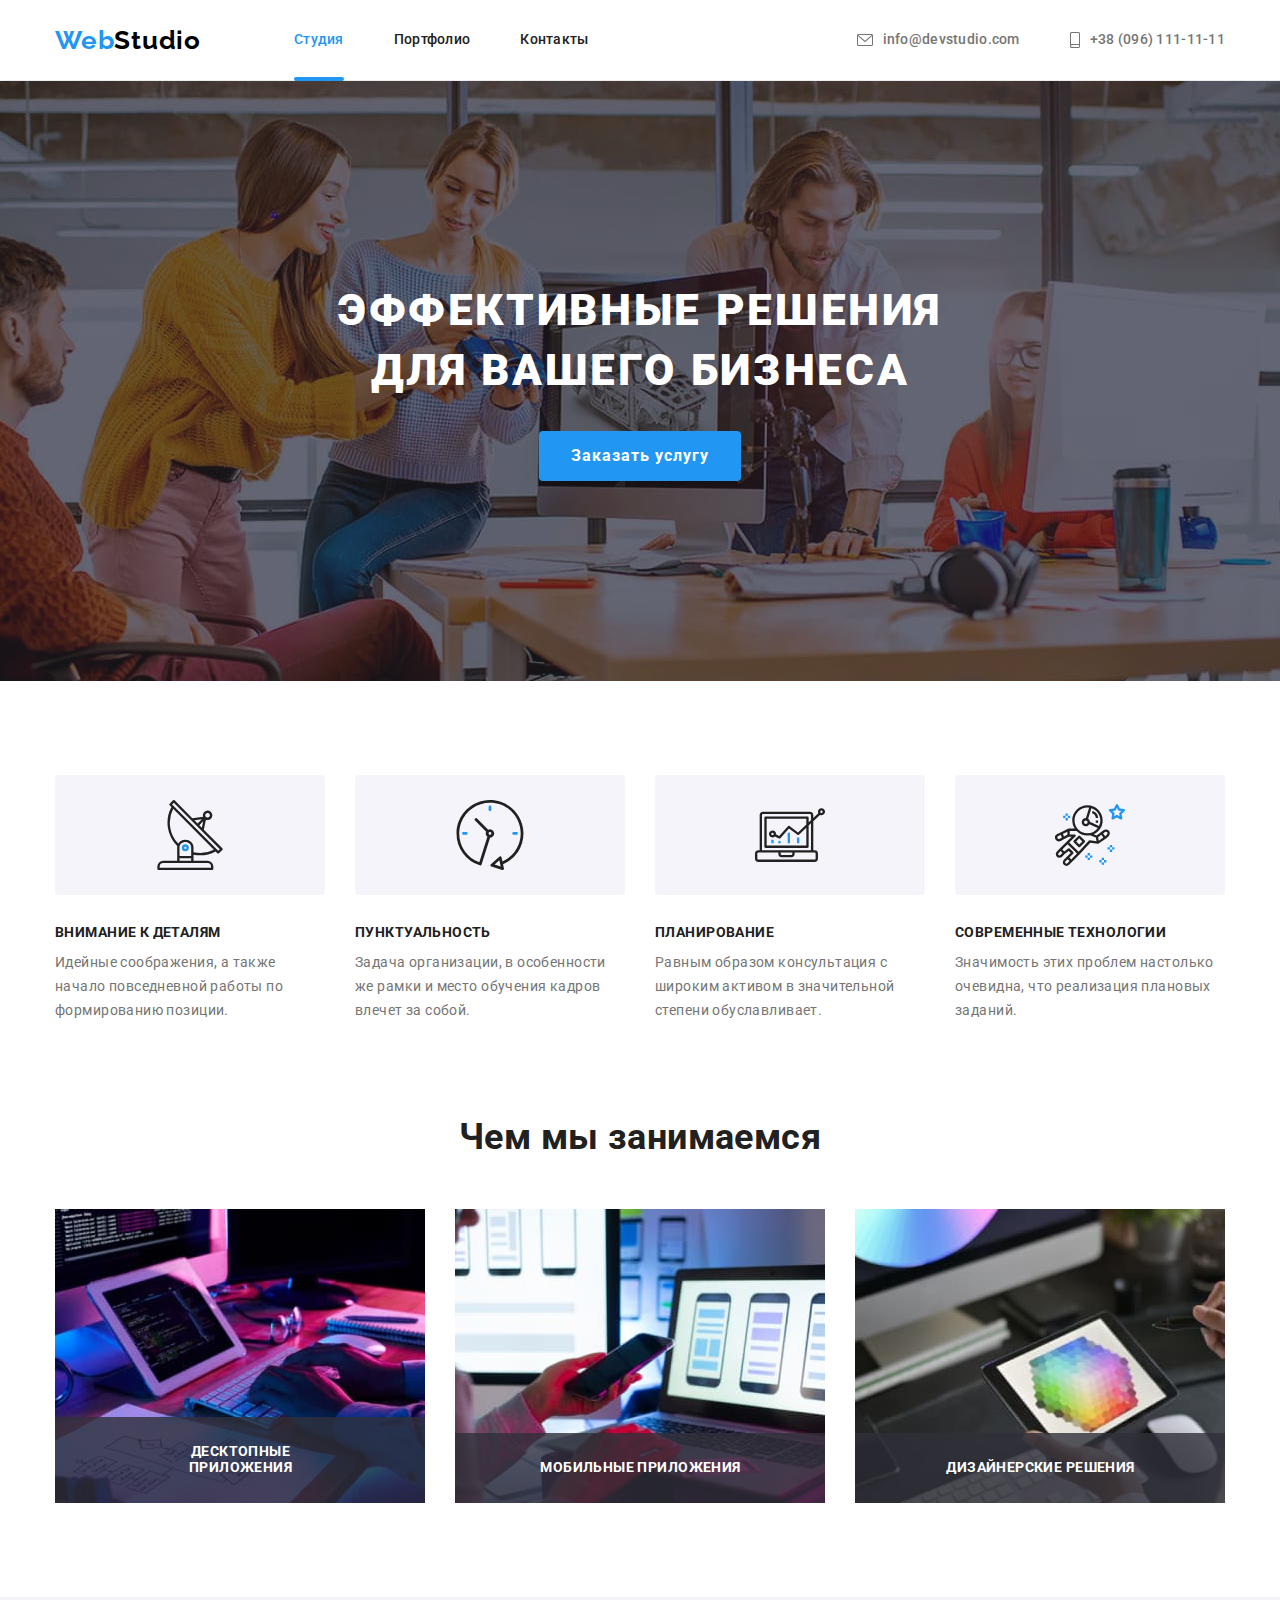
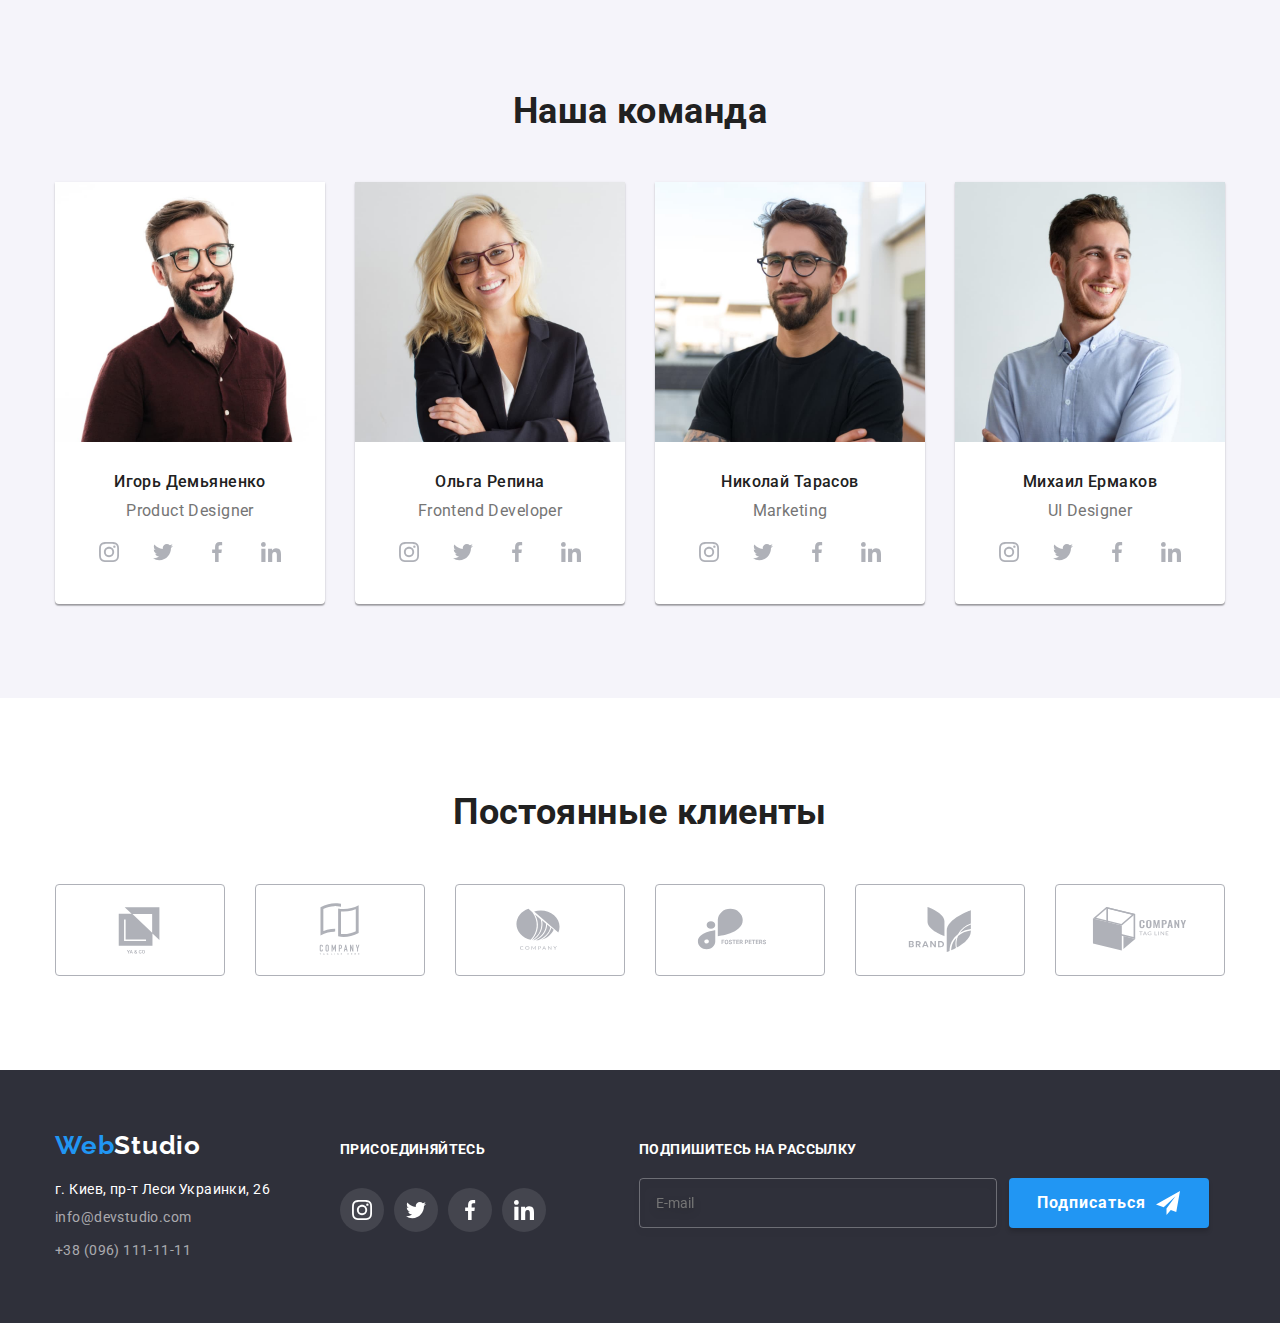
<file: index.html>
<!DOCTYPE html>
<html lang="ru">
  <head>
    <meta charset="UTF-8" />
    <meta http-equiv="X-UA-Compatible" content="IE=edge" />
    <meta name="viewport" content="width=device-width, initial-scale=1.0" />
    <title>WebStudio</title>
    <link rel="preconnect" href="https://fonts.googleapis.com" />
    <link rel="preconnect" href="https://fonts.gstatic.com" crossorigin />
    <link
      href="https://fonts.googleapis.com/css2?family=Raleway:wght@700&family=Roboto:wght@400;500;700;900&display=swap"
      rel="stylesheet"
    />
    <link
      rel="stylesheet"
      href="https://cdnjs.cloudflare.com/ajax/libs/modern-normalize/1.1.0/modern-normalize.min.css"
    />
    <link rel="stylesheet" href="css/styles.css" />
  </head>
  <body>
    <!-- Header -->
    <header class="page-header">
      <div class="container">
        <a href="./index.html" class="logo"
          >Web<span class="logo black">Studio</span></a
        >
        <nav>
          <ul class="site-nav">
            <li class="item"><a href="" class="link current">Студия</a></li>
            <li class="item">
              <a href="./portfolio.html" class="link">Портфолио</a>
            </li>
            <li class="item"><a href="" class="link">Контакты</a></li>
          </ul>
        </nav>
        <ul class="contacts-nav">
          <li class="cont-nav-header">
            <a href="mailto:info@devstudio.com" class="link"
              ><svg class="icon-nav" width="16" height="12">
                <use href="./img/icons.svg#icon-email"></use></svg
              >info@devstudio.com</a
            >
          </li>
          <li class="cont-nav-header">
            <a href="tel:+380961111111" class="link"
              ><svg class="icon-nav" width="10" height="16">
                <use href="./img/icons.svg#icon-smartphone"></use></svg
              >+38 (096) 111-11-11</a
            >
          </li>
        </ul>
      </div>
    </header>
    <main>
      <!-- Hero -->
      <section class="hero-section hero-overlay">
        <div class="container">
          <div class="hero-info">
            <h1 class="hero-title">
              Эффективные решения<br />для вашего бизнеса
            </h1>
            <button type="button" class="button primary" data-modal-open>
              Заказать услугу
            </button>
          </div>
        </div>
      </section>
      <!-- Benefits -->
      <section class="section">
        <div class="container">
          <!-- h2 hidden title -->
          <h2 class="visually-hidden">Основные преимущества</h2>
          <ul class="benefit-list">
            <li class="benefit-item">
              <div class="benefit-item-icon">
                <svg class="benefit-icon">
                  <use href="./img/icons.svg#icon-antenna-1"></use>
                </svg>
              </div>
              <h3 class="title">Внимание к деталям</h3>
              <p class="description">
                Идейные соображения, а также начало повседневной работы по
                формированию позиции.
              </p>
            </li>
            <li class="benefit-item">
              <div class="benefit-item-icon">
                <svg class="benefit-icon">
                  <use href="./img/icons.svg#icon-clock-1"></use>
                </svg>
              </div>
              <h3 class="title">Пунктуальность</h3>
              <p class="description">
                Задача организации, в особенности же рамки и место обучения
                кадров влечет за собой.
              </p>
            </li>
            <li class="benefit-item">
              <div class="benefit-item-icon">
                <svg class="benefit-icon">
                  <use href="./img/icons.svg#icon-diagram-1"></use>
                </svg>
              </div>
              <h3 class="title">Планирование</h3>
              <p class="description">
                Равным образом консультация с широким активом в значительной
                степени обуславливает.
              </p>
            </li>
            <li class="benefit-item">
              <div class="benefit-item-icon">
                <svg class="benefit-icon">
                  <use href="./img/icons.svg#icon-astronaut-1"></use>
                </svg>
              </div>
              <h3 class="title">Современные технологии</h3>
              <p class="description">
                Значимость этих проблем настолько очевидна, что реализация
                плановых заданий.
              </p>
            </li>
          </ul>
        </div>
      </section>
      <!-- Projects -->
      <section class="section no-padding">
        <div class="container">
          <h2 class="section-title">Чем мы занимаемся</h2>
          <ul class="projects-list">
            <li class="projects-item">
              <div class="project-overlay">
                <img
                  src="./img/index_sq_jpg/box1.jpg"
                  alt="Верстаємо сайт"
                  width="370"
                />
                <p class="project-descr">Десктопные приложения</p>
              </div>
            </li>
            <li class="projects-item">
              <div class="project-overlay">
                <img
                  src="./img/index_sq_jpg/box2.jpg"
                  alt="Адаптуємо під моб версію"
                  width="370"
                />
                <p class="project-descr">Мобильные приложения</p>
              </div>
            </li>
            <li class="projects-item">
              <div class="project-overlay">
                <img
                  src="./img/index_sq_jpg/box3.jpg"
                  alt="Стилізуємо сайт"
                  width="370"
                />
                <p class="project-descr">Дизайнерские решения</p>
              </div>
            </li>
          </ul>
        </div>
      </section>
      <!-- Team -->
      <section class="section team">
        <div class="container">
          <h2 class="section-title">Наша команда</h2>
          <ul class="team-list">
            <li class="team-card">
              <img
                src="./img/index_sq_jpg/img1.jpg"
                alt="Игорь Демьяненко"
                width="270"
              />
              <div class="team-info">
                <h3 class="title">Игорь Демьяненко</h3>
                <p class="description" lang="en">Product Designer</p>
                <ul class="social-net">
                  <li class="social-net-item">
                    <a href="" class="social-net-link">
                      <svg class="social-icon">
                        <use href="./img/icons.svg#icon-instagram-2"></use>
                      </svg>
                    </a>
                  </li>
                  <li class="social-net-item">
                    <a href="" class="social-net-link">
                      <svg class="social-icon">
                        <use href="./img/icons.svg#icon-twitter-1"></use>
                      </svg>
                    </a>
                  </li>
                  <li class="social-net-item">
                    <a href="" class="social-net-link">
                      <svg class="social-icon">
                        <use href="./img/icons.svg#icon-facebook-1"></use>
                      </svg>
                    </a>
                  </li>
                  <li class="social-net-item">
                    <a href="" class="social-net-link">
                      <svg class="social-icon">
                        <use href="./img/icons.svg#icon-linkedin-1"></use>
                      </svg>
                    </a>
                  </li>
                </ul>
              </div>
            </li>
            <li class="team-card">
              <img
                src="./img/index_sq_jpg/img2.jpg"
                alt="Ольга Репина"
                width="270"
              />
              <div class="team-info">
                <h3 class="title">Ольга Репина</h3>
                <p class="description" lang="en">Frontend Developer</p>
                <ul class="social-net">
                  <li class="social-net-item">
                    <a href="" class="social-net-link">
                      <svg class="social-icon">
                        <use href="./img/icons.svg#icon-instagram-2"></use>
                      </svg>
                    </a>
                  </li>
                  <li class="social-net-item">
                    <a href="" class="social-net-link">
                      <svg class="social-icon">
                        <use href="./img/icons.svg#icon-twitter-1"></use>
                      </svg>
                    </a>
                  </li>
                  <li class="social-net-item">
                    <a href="" class="social-net-link">
                      <svg class="social-icon">
                        <use href="./img/icons.svg#icon-facebook-1"></use>
                      </svg>
                    </a>
                  </li>
                  <li class="social-net-item">
                    <a href="" class="social-net-link">
                      <svg class="social-icon">
                        <use href="./img/icons.svg#icon-linkedin-1"></use>
                      </svg>
                    </a>
                  </li>
                </ul>
              </div>
            </li>
            <li class="team-card">
              <img
                src="./img/index_sq_jpg/img3.jpg"
                alt="Николай Тарасов"
                width="270"
              />
              <div class="team-info">
                <h3 class="title">Николай Тарасов</h3>
                <p class="description" lang="en">Marketing</p>
                <ul class="social-net">
                  <li class="social-net-item">
                    <a href="" class="social-net-link">
                      <svg class="social-icon">
                        <use href="./img/icons.svg#icon-instagram-2"></use>
                      </svg>
                    </a>
                  </li>
                  <li class="social-net-item">
                    <a href="" class="social-net-link">
                      <svg class="social-icon">
                        <use href="./img/icons.svg#icon-twitter-1"></use>
                      </svg>
                    </a>
                  </li>
                  <li class="social-net-item">
                    <a href="" class="social-net-link">
                      <svg class="social-icon">
                        <use href="./img/icons.svg#icon-facebook-1"></use>
                      </svg>
                    </a>
                  </li>
                  <li class="social-net-item">
                    <a href="" class="social-net-link">
                      <svg class="social-icon">
                        <use href="./img/icons.svg#icon-linkedin-1"></use>
                      </svg>
                    </a>
                  </li>
                </ul>
              </div>
            </li>
            <li class="team-card">
              <img
                src="./img/index_sq_jpg/img4.jpg"
                alt="Михаил Ермаков"
                width="270"
              />
              <div class="team-info">
                <h3 class="title">Михаил Ермаков</h3>
                <p class="description" lang="en">UI Designer</p>
                <ul class="social-net">
                  <li class="social-net-item">
                    <a href="" class="social-net-link">
                      <svg class="social-icon">
                        <use href="./img/icons.svg#icon-instagram-2"></use>
                      </svg>
                    </a>
                  </li>
                  <li class="social-net-item">
                    <a href="" class="social-net-link">
                      <svg class="social-icon">
                        <use href="./img/icons.svg#icon-twitter-1"></use>
                      </svg>
                    </a>
                  </li>
                  <li class="social-net-item">
                    <a href="" class="social-net-link">
                      <svg class="social-icon">
                        <use href="./img/icons.svg#icon-facebook-1"></use>
                      </svg>
                    </a>
                  </li>
                  <li class="social-net-item">
                    <a href="" class="social-net-link">
                      <svg class="social-icon">
                        <use href="./img/icons.svg#icon-linkedin-1"></use>
                      </svg>
                    </a>
                  </li>
                </ul>
              </div>
            </li>
          </ul>
        </div>
      </section>
      <!-- Clients -->
      <section class="section">
        <div class="container">
          <h2 class="section-title">Постоянные клиенты</h2>
          <ul class="clients">
            <li class="clients-item">
              <a href="" class="clients-link">
                <svg class="clients-icon">
                  <use href="./img/icons.svg#icon-Logo-1"></use>
                </svg>
              </a>
            </li>
            <li class="clients-item">
              <a href="" class="clients-link">
                <svg class="clients-icon">
                  <use href="./img/icons.svg#icon-Logo-2"></use>
                </svg>
              </a>
            </li>
            <li class="clients-item">
              <a href="" class="clients-link">
                <svg class="clients-icon">
                  <use href="./img/icons.svg#icon-Logo-3"></use>
                </svg>
              </a>
            </li>
            <li class="clients-item">
              <a href="" class="clients-link">
                <svg class="clients-icon">
                  <use href="./img/icons.svg#icon-Logo-4"></use>
                </svg>
              </a>
            </li>
            <li class="clients-item">
              <a href="" class="clients-link">
                <svg class="clients-icon">
                  <use href="./img/icons.svg#icon-Logo-5"></use>
                </svg>
              </a>
            </li>
            <li class="clients-item">
              <a href="" class="clients-link">
                <svg class="clients-icon">
                  <use href="./img/icons.svg#icon-Logo-6"></use>
                </svg>
              </a>
            </li>
          </ul>
        </div>
      </section>
    </main>
    <!-- Footer -->
    <footer class="page-footer">
      <div class="container">
        <div class="footer-info">
          <a href="" class="logo">Web<span class="logo white">Studio</span></a>
          <address class="address">г. Киев, пр-т Леси Украинки, 26</address>
          <ul class="contacts-nav">
            <li>
              <a href="mailto:info@devstudio.com" class="cont-nav-footer"
                >info@devstudio.com</a
              >
            </li>
            <li>
              <a href="tel:+380961111111" class="cont-nav-footer"
                >+38 (096) 111-11-11</a
              >
            </li>
          </ul>
        </div>
        <div class="footer-social-net">
          <h2 class="title">Присоединяйтесь</h2>
          <ul class="social-net">
            <li class="social-net-item">
              <a href="" class="social-net-link foot">
                <svg class="social-icon">
                  <use href="./img/icons.svg#icon-instagram-2"></use>
                </svg>
              </a>
            </li>
            <li class="social-net-item">
              <a href="" class="social-net-link foot">
                <svg class="social-icon">
                  <use href="./img/icons.svg#icon-twitter-1"></use>
                </svg>
              </a>
            </li>
            <li class="social-net-item">
              <a href="" class="social-net-link foot">
                <svg class="social-icon">
                  <use href="./img/icons.svg#icon-facebook-1"></use>
                </svg>
              </a>
            </li>
            <li class="social-net-item">
              <a href="" class="social-net-link foot">
                <svg class="social-icon">
                  <use href="./img/icons.svg#icon-linkedin-1"></use>
                </svg>
              </a>
            </li>
          </ul>
        </div>
        <div class="footer-mailing">
          <h2 class="title">Подпишитесь на рассылку</h2>
          <div class="footer-form">
            <input type="text" class="form-input" placeholder="E-mail" />
            <button type="button" class="button primary">
              Подписаться
              <svg class="footer-btn-icon" width="24" height="24">
                <use href="./img/icons.svg#icon-send"></use>
              </svg>
            </button>
          </div>
        </div>
      </div>
    </footer>
    <!-- Modal -->
    <div class="backdrop is-hidden" data-modal>
      <div class="modal">
        <button type="button" class="modal-close" data-modal-close>
          <svg class="modal-icon" width="11" height="11">
            <use href="./img/icons.svg#icon-close-black"></use>
          </svg>
        </button>
        <div class="modal-form">
          <p class="modal-title">Оставьте свои данные, мы вам перезвоним</p>
          <form class="form js-submit-form">
            <p class="form-field">
              <label for="name" class="form-label">Имя</label>
              <input type="text" name="name" id="name" class="form-input" />
              <svg class="input-icon" width="18" height="18">
                <use href="./img/icons.svg#icon-person-black"></use>
              </svg>
            </p>
            <p class="form-field">
              <label for="tel" class="form-label">Телефон</label>
              <input type="tel" name="tel" id="tel" class="form-input" />
              <svg class="input-icon" width="18" height="18">
                <use href="./img/icons.svg#icon-phone-black"></use>
              </svg>
            </p>
            <p class="form-field">
              <label for="mail" class="form-label">Почта</label>
              <input type="email" name="mail" id="mail" class="form-input" />
              <svg class="input-icon" width="18" height="18">
                <use href="./img/icons.svg#icon-email-black"></use>
              </svg>
            </p>
            <p class="form-field">
              <label for="comment" class="form-label">Комментарий</label>
              <textarea
                class="comment-area"
                name="comment"
                id="comment"
                cols="30"
                rows="10"
                placeholder="Введите текст"
              ></textarea>
            </p>
            <p class="checkbox">
              <label for="mailing">
                <input
                  class="check-input"
                  type="checkbox"
                  name="mailing"
                  value="mailing"
                  id="mailing"
                />
                <svg class="icon-checkbox-check" width="16" height="15">
                  <use href="./img/icons.svg#icon-check-1"></use>
                </svg>
                <svg class="icon-checkbox" width="16" height="15">
                  <use href="./img/icons.svg#icon-checkbox"></use>
                </svg>
                Соглашаюсь с рассылкой и принимаю
                <a href="" class="checkbox-link">Условия договора</a>
              </label>
            </p>
            <button type="submit" class="button primary">Отправить</button>
          </form>
        </div>
      </div>
    </div>
    <script src="./js/modal.js"></script>
    <script>
      (() => {
        document
          .querySelector(".js-submit-form")
          .addEventListener("submit", (e) => {
            e.preventDefault();

            new FormData(e.currentTarget).forEach((value, name) =>
              console.log("${name}: ${value}")
            );
          });
      })();
    </script>
  </body>
</html>
</file>
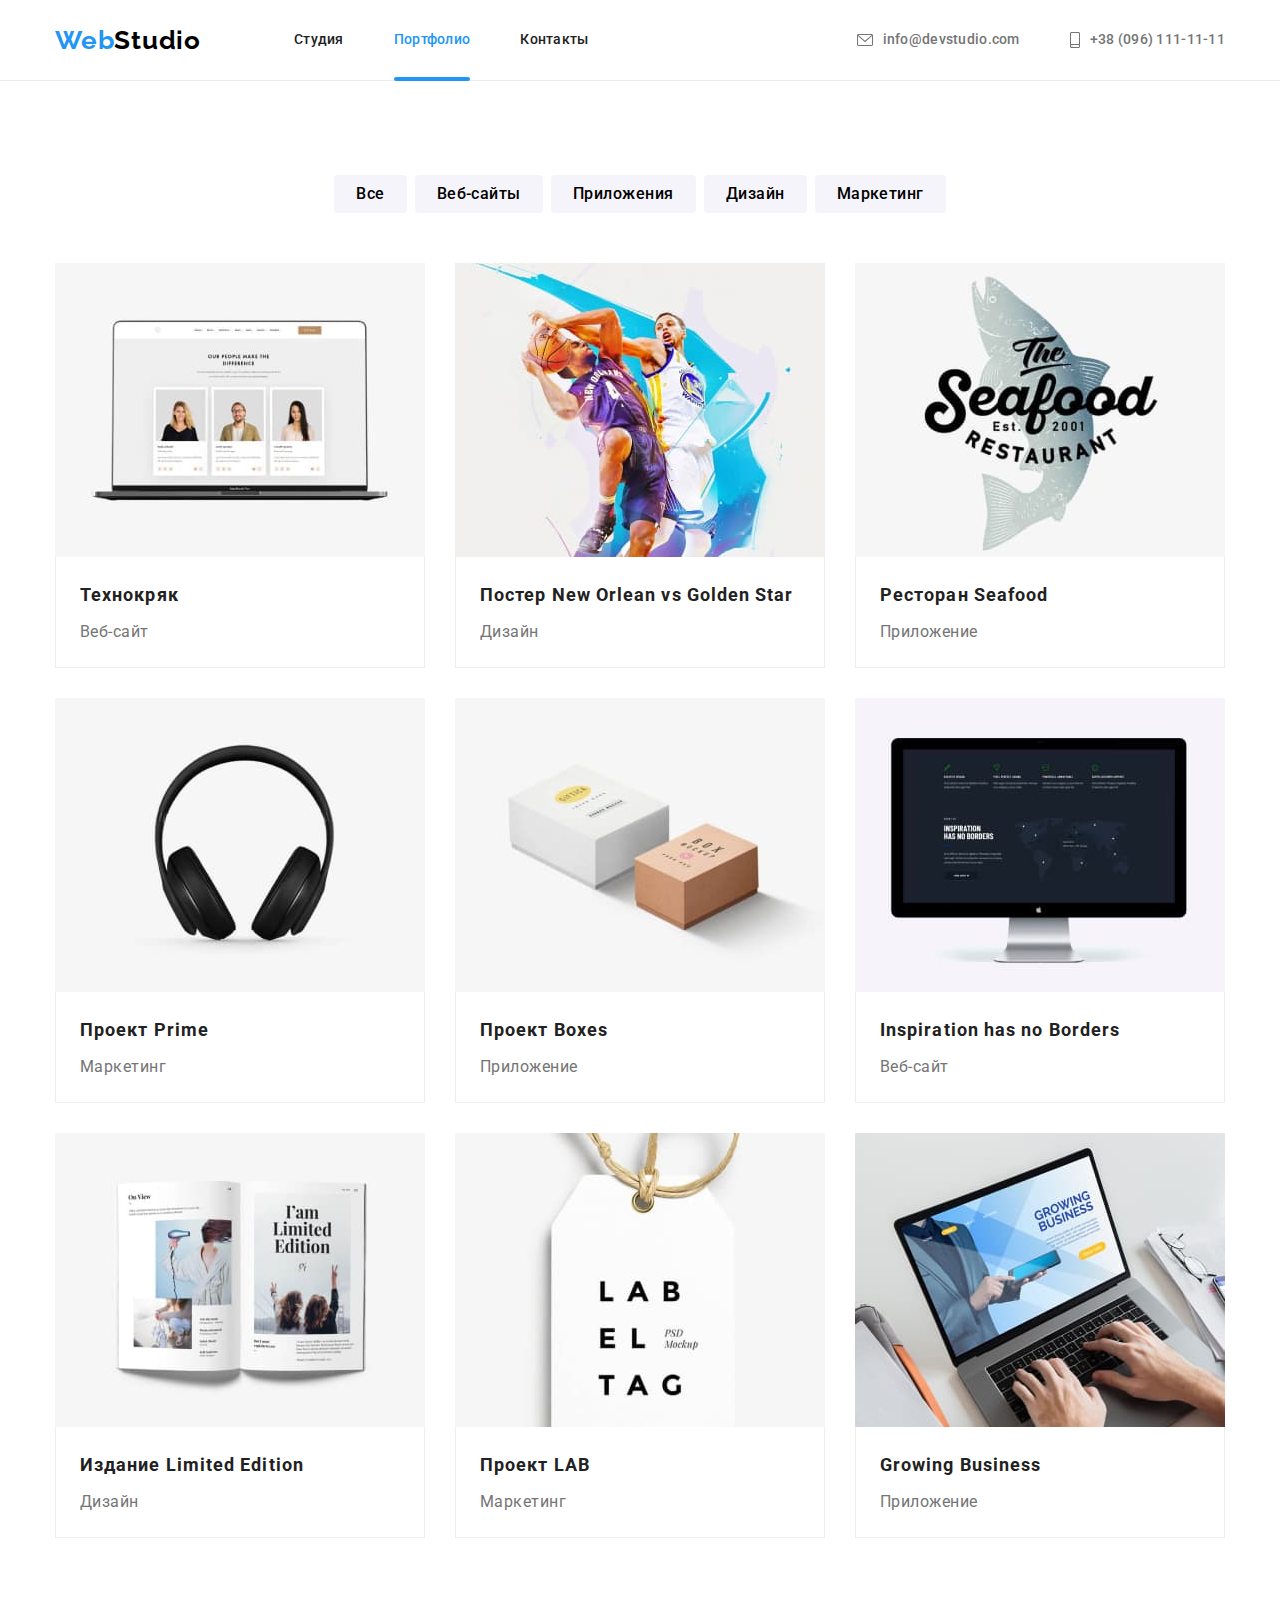
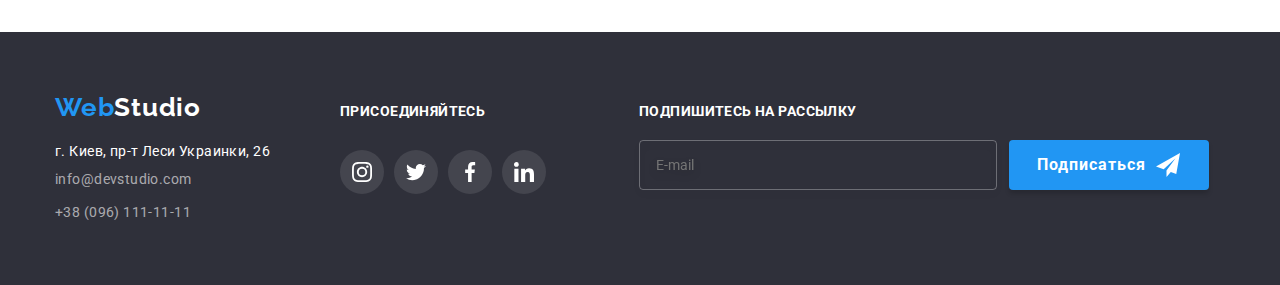
<file: portfolio.html>
<!DOCTYPE html>
<html lang="ru">
  <head>
    <meta charset="UTF-8" />
    <meta http-equiv="X-UA-Compatible" content="IE=edge" />
    <meta name="viewport" content="width=device-width, initial-scale=1.0" />
    <title>Portfolio</title>
    <link rel="preconnect" href="https://fonts.googleapis.com" />
    <link rel="preconnect" href="https://fonts.gstatic.com" crossorigin />
    <link
      href="https://fonts.googleapis.com/css2?family=Raleway:wght@700&family=Roboto:wght@400;500;700;900&display=swap"
      rel="stylesheet"
    />
    <link
      rel="stylesheet"
      href="https://cdnjs.cloudflare.com/ajax/libs/modern-normalize/1.1.0/modern-normalize.min.css"
    />
    <link rel="stylesheet" href="css/styles.css" />
  </head>
  <body>
    <!-- Header -->
    <header class="page-header">
      <div class="container">
        <a href="./index.html" class="logo"
          >Web<span class="logo black">Studio</span></a
        >
        <nav>
          <ul class="site-nav">
            <li class="item"><a href="./index.html" class="link">Студия</a></li>
            <li class="item">
              <a href="" class="link current">Портфолио</a>
            </li>
            <li class="item"><a href="" class="link">Контакты</a></li>
          </ul>
        </nav>
        <ul class="contacts-nav">
          <li class="cont-nav-header">
            <a href="mailto:info@devstudio.com" class="link"
              ><svg class="icon-nav" width="16" height="12">
                <use href="./img/icons.svg#icon-email"></use></svg
              >info@devstudio.com</a
            >
          </li>
          <li class="cont-nav-header">
            <a href="tel:+380961111111" class="link"
              ><svg class="icon-nav" width="10" height="16">
                <use href="./img/icons.svg#icon-smartphone"></use></svg
              >+38 (096) 111-11-11</a
            >
          </li>
        </ul>
      </div>
    </header>
    <!-- main -->
    <main>
      <section class="section portfolio">
        <!-- h2 скрытый заголовок -->
        <h2 class="visually-hidden">Фильтр по разделам</h2>
        <ul class="filter">
          <li class="filter-item">
            <button type="button" class="button secondary">Все</button>
          </li>
          <li class="filter-item">
            <button type="button" class="button secondary">Веб-сайты</button>
          </li>
          <li class="filter-item">
            <button type="button" class="button secondary">Приложения</button>
          </li>
          <li class="filter-item">
            <button type="button" class="button secondary">Дизайн</button>
          </li>
          <li class="filter-item">
            <button type="button" class="button secondary">Маркетинг</button>
          </li>
        </ul>
        <div class="container">
          <!-- h2 скрытый заголовок -->
          <h2 class="visually-hidden">Портфолио</h2>
          <ul class="portfolio-list">
            <li class="portfolio-card">
              <a href="" class="link">
                <div class="portfolio-thumb">
                  <img
                    src="./img/portfolio_sq_jpg/group1.jpg"
                    alt="Открытый ноутбук"
                    width="370"
                  />
                  <p class="portfolio-overlay">
                    Ресурс предлагает комплексные предложения с разным уровнем
                    функционала и сервисов. Все это позволит посетителю получить
                    исчерпывающие сведения о компании или частном лице.
                  </p>
                </div>
                <div class="portfolio-info">
                  <h3 class="title">Технокряк</h3>
                  <p class="portfolio-descr">Веб-сайт</p>
                </div>
              </a>
            </li>
            <li class="portfolio-card">
              <a href="" class="link">
                <div class="portfolio-thumb">
                  <img
                    src="./img/portfolio_sq_jpg/group2.jpg"
                    alt="Постер с баскетболистами"
                    width="370"
                  />
                  <div class="portfolio-overlay">
                    <p>
                      Ресурс предлагает комплексные предложения с разным уровнем
                      функционала и сервисов. Все это позволит посетителю
                      получить исчерпывающие сведения о компании или частном
                      лице.
                    </p>
                  </div>
                </div>
                <div class="portfolio-info">
                  <h3 class="title">Постер New Orlean vs Golden Star</h3>
                  <p class="portfolio-descr">Дизайн</p>
                </div>
              </a>
            </li>
            <li class="portfolio-card">
              <a href="" class="link">
                <div class="portfolio-thumb">
                  <img
                    src="./img/portfolio_sq_jpg/group3.jpg"
                    alt="Логотип рыбного ресторана"
                    width="370"
                  />
                  <p class="portfolio-overlay">
                    Ресурс предлагает комплексные предложения с разным уровнем
                    функционала и сервисов. Все это позволит посетителю получить
                    исчерпывающие сведения о компании или частном лице.
                  </p>
                </div>
                <div class="portfolio-info">
                  <h3 class="title">Ресторан Seafood</h3>
                  <p class="portfolio-descr">Приложение</p>
                </div>
              </a>
            </li>
            <li class="portfolio-card">
              <a href="" class="link">
                <div class="portfolio-thumb">
                  <img
                    src="./img/portfolio_sq_jpg/group4.jpg"
                    alt="Наушники"
                    width="370"
                  />
                  <p class="portfolio-overlay">
                    Ресурс предлагает комплексные предложения с разным уровнем
                    функционала и сервисов. Все это позволит посетителю получить
                    исчерпывающие сведения о компании или частном лице.
                  </p>
                </div>
                <div class="portfolio-info">
                  <h3 class="title">Проект Prime</h3>
                  <p class="portfolio-descr">Маркетинг</p>
                </div>
              </a>
            </li>
            <li class="portfolio-card">
              <a href="" class="link">
                <div class="portfolio-thumb">
                  <img
                    src="./img/portfolio_sq_jpg/group5.jpg"
                    alt="2 коробки"
                    width="370"
                  />
                  <p class="portfolio-overlay">
                    Ресурс предлагает комплексные предложения с разным уровнем
                    функционала и сервисов. Все это позволит посетителю получить
                    исчерпывающие сведения о компании или частном лице.
                  </p>
                </div>
                <div class="portfolio-info">
                  <h3 class="title">Проект Boxes</h3>
                  <p class="portfolio-descr">Приложение</p>
                </div>
              </a>
            </li>
            <li class="portfolio-card">
              <a href="" class="link">
                <div class="portfolio-thumb">
                  <img
                    src="./img/portfolio_sq_jpg/group6.jpg"
                    alt="Монитор"
                    width="370"
                  />
                  <p class="portfolio-overlay">
                    Ресурс предлагает комплексные предложения с разным уровнем
                    функционала и сервисов. Все это позволит посетителю получить
                    исчерпывающие сведения о компании или частном лице.
                  </p>
                </div>
                <div class="portfolio-info">
                  <h3 class="title">Inspiration has no Borders</h3>
                  <p class="portfolio-descr">Веб-сайт</p>
                </div>
              </a>
            </li>
            <li class="portfolio-card">
              <a href="" class="link">
                <div class="portfolio-thumb">
                  <img
                    src="./img/portfolio_sq_jpg/group7.jpg"
                    alt="Книга"
                    width="370"
                  />
                  <p class="portfolio-overlay">
                    Ресурс предлагает комплексные предложения с разным уровнем
                    функционала и сервисов. Все это позволит посетителю получить
                    исчерпывающие сведения о компании или частном лице.
                  </p>
                </div>
                <div class="portfolio-info">
                  <h3 class="title">Издание Limited Edition</h3>
                  <p class="portfolio-descr">Дизайн</p>
                </div>
              </a>
            </li>
            <li class="portfolio-card">
              <a href="" class="link">
                <div class="portfolio-thumb">
                  <img
                    src="./img/portfolio_sq_jpg/group8.jpg"
                    alt="Бирка"
                    width="370"
                  />
                  <p class="portfolio-overlay">
                    Ресурс предлагает комплексные предложения с разным уровнем
                    функционала и сервисов. Все это позволит посетителю получить
                    исчерпывающие сведения о компании или частном лице.
                  </p>
                </div>
                <div class="portfolio-info">
                  <h3 class="title">Проект LAB</h3>
                  <p class="portfolio-descr">Маркетинг</p>
                </div>
              </a>
            </li>
            <li class="portfolio-card">
              <a href="" class="link">
                <div class="portfolio-thumb">
                  <img
                    src="./img/portfolio_sq_jpg/group9.jpg"
                    alt="Работа на ноутбуке"
                    width="370"
                  />
                  <p class="portfolio-overlay">
                    Ресурс предлагает комплексные предложения с разным уровнем
                    функционала и сервисов. Все это позволит посетителю получить
                    исчерпывающие сведения о компании или частном лице.
                  </p>
                </div>
                <div class="portfolio-info">
                  <h3 class="title">Growing Business</h3>
                  <p class="portfolio-descr">Приложение</p>
                </div>
              </a>
            </li>
          </ul>
        </div>
      </section>
    </main>
    <!-- Footer -->
    <footer class="page-footer">
      <div class="container">
        <div class="footer-info">
          <a href="" class="logo">Web<span class="logo white">Studio</span></a>
          <address class="address">г. Киев, пр-т Леси Украинки, 26</address>
          <ul class="contacts-nav">
            <li>
              <a href="mailto:info@devstudio.com" class="cont-nav-footer"
                >info@devstudio.com</a
              >
            </li>
            <li>
              <a href="tel:+380961111111" class="cont-nav-footer"
                >+38 (096) 111-11-11</a
              >
            </li>
          </ul>
        </div>
        <div class="footer-social-net">
          <h2 class="title">Присоединяйтесь</h2>
          <ul class="social-net">
            <li class="social-net-item">
              <a href="" class="social-net-link foot">
                <svg class="social-icon">
                  <use href="./img/icons.svg#icon-instagram-2"></use>
                </svg>
              </a>
            </li>
            <li class="social-net-item">
              <a href="" class="social-net-link foot">
                <svg class="social-icon">
                  <use href="./img/icons.svg#icon-twitter-1"></use>
                </svg>
              </a>
            </li>
            <li class="social-net-item">
              <a href="" class="social-net-link foot">
                <svg class="social-icon">
                  <use href="./img/icons.svg#icon-facebook-1"></use>
                </svg>
              </a>
            </li>
            <li class="social-net-item">
              <a href="" class="social-net-link foot">
                <svg class="social-icon">
                  <use href="./img/icons.svg#icon-linkedin-1"></use>
                </svg>
              </a>
            </li>
          </ul>
        </div>
        <div class="footer-mailing">
          <h2 class="title">Подпишитесь на рассылку</h2>
          <div class="footer-form">
            <input type="text" class="form-input" placeholder="E-mail" />
            <button type="button" class="button primary">
              Подписаться
              <svg class="footer-btn-icon" width="24" height="24">
                <use href="./img/icons.svg#icon-send"></use>
              </svg>
            </button>
          </div>
        </div>
      </div>
    </footer>
  </body>
</html>
</file>
<file: css/styles.css>
:root {
  --logo-black-txt: #000;
  --logo-white-txt: #fff;
  --primary-txt-color: #757575;
  --title-txt-color: #212121;
  --accent-txt-color: #2196f3;
  --hero-txt-color: #fff;
  --team-bg-color: #f5f4fa;
  --team-card-bg-color: #fff;
  --portfolio-card-bg-color: #fff;
  --address-txt: #fff;
  --address-txt-contacts: rgba(255, 255, 255, 0.6);
  --accent-bg-color: #2f303a;
  --primary-bg-color: #ffffff;
  --button-bg-color: #2196f3;
  --button-bg-act-color: #188ce8;
  --button-txt-color: #ffffff;
  --button-filter-bg-color: #f5f4fa;
  --button-filter-txt-color: #000;
  --button-filter-bg-act-color: #2196f3;
  --icon-color: #afb1b8;
}

body {
  background-color: var(--primary-bg-color);
  color: var(--primary-txt-color);
  font-family: "Roboto";
  font-style: normal;
  font-weight: 400;
  font-size: 14px;
  letter-spacing: 0.03em;
}

h1,
h2,
h3,
h4,
h5,
h6,
p {
  margin-top: 0;
  margin-bottom: 0;
}

ul {
  margin: 0;
  padding-left: 0;
  list-style: none;
}

img {
  display: block;
  max-width: 100%;
  height: auto;
}

a {
  cursor: pointer;
  text-decoration: none;
}

/* header {
  padding-top: 24px;
  padding-bottom: 25px;
} */

/* #212121 цвет заголовков */
/* #757575 цвет основного текста */
/* #FFFFFF цвет Hero */
/* #FFFFFF rgba(255, 255, 255, 0.6) вспомагательный к Hero цвету */
/* #2196F3 цвет акцент - ссылок и части логотипа */

/* #E5E5E5 - цвет основного фона*/
/* #EEEEEE - цвет обводки основных секции */
/* #2F303A - цвет фона Hero, темный фон */
/* #000000 - цвет обводки темного фона */
/* #2196F3 цвет акцент - кнопки при hover и focus */
/* #F5F4FA цвет кнопки фильтра в дефолтном состоянии */

/* Utilits */

.visually-hidden {
  position: absolute;
  width: 1px;
  height: 1px;
  margin: -1px;
  border: 0;
  padding: 0;
  white-space: nowrap;
  clip-path: inset(100%);
  clip: rect(0 0 0 0);
  overflow: hidden;
}

/* Header */

.page-header {
  border-bottom: 1px solid #ececec;
  /* padding-top: 24px;
  padding-bottom: 25px; */
}

.logo {
  color: var(--accent-txt-color);
  font-family: "Raleway", sans-serif;
  font-weight: 700;
  font-size: 26px;
  line-height: 1.19;
  letter-spacing: 0.03em;
  text-decoration: none;
  display: inline-block;
}

.logo.black {
  color: var(--logo-black-txt);
}

.logo.white {
  color: var(--logo-white-txt);
}

/* Site nav */

.page-header .container {
  display: flex;
  align-items: center;
}

.site-nav {
  display: flex;
  margin-left: 93px;
}

.site-nav .link,
.contacts-nav .link {
  display: inline-block;
  padding-top: 32px;
  padding-bottom: 32px;
}

.contacts-nav {
  display: flex;
  margin-left: auto;
}

.contacts-nav .cont-nav-header + .cont-nav-header {
  margin-left: 50px;
}

/* .cont-nav-header .link + .link {
  margin-left: 50px;
} */

/* .site-nav .item {
  margin-right: 50px;
} */

.site-nav .item:not(:last-child) {
  margin-right: 50px;
}

.site-nav,
.contacts-nav {
  font-weight: 500;
  line-height: 1.14;
  letter-spacing: 0.02em;
}

.link,
.cont-nav-header,
.cont-nav-footer {
  text-decoration: none;
  display: inline-block;
}

.site-nav .link {
  color: var(--title-txt-color);
  position: relative;

  transition: color 250ms cubic-bezier(0.4, 0, 0.2, 1);
}
.site-nav .link:hover,
.site-nav .link:focus {
  color: var(--accent-txt-color);
}

.site-nav .link.current {
  color: var(--accent-txt-color);
}

.site-nav .link.current::after {
  content: "";

  position: absolute;
  right: 0;
  bottom: -1px;

  display: block;
  width: 100%;
  height: 4px;
  border-radius: 2px;
  background-color: currentColor;

  opacity: 1;

  transition: opacity 250ms cubic-bezier(0.4, 0, 0.2, 1);
}

.contacts-nav .link {
  color: var(--primary-txt-color);

  transition: color 250ms cubic-bezier(0.4, 0, 0.2, 1);
}
.contacts-nav .link:hover,
.contacts-nav .link:focus {
  color: var(--accent-txt-color);
}

.cont-nav-header .link {
  display: flex;
  align-items: center;
}

.icon-nav {
  display: block;
  margin-right: 10px;
  fill: currentColor;
}

/* .icon-nav:hover,
.icon-nav:focus {
  fill: var(--accent-txt-color);
} */

/* Container */

.container {
  width: 1200px;
  margin: 0 auto;
  padding-left: 15px;
  padding-right: 15px;
  /* outline: 2px solid blue; */
}

/* Section */

.section,
.section.team,
.section.portfolio {
  padding-top: 94px;
  padding-bottom: 94px;
}

.no-padding {
  padding-top: 0;
  padding-bottom: 94px;
}

.section-title {
  margin-top: 0;
  margin-bottom: 50px;
  color: var(--title-txt-color);
  font-weight: 700;
  font-size: 36px;
  line-height: 1.16;
  text-align: center;
}

/* Hero */

.hero-section {
  background-color: var(--accent-bg-color);
  text-align: center;
}

.hero-overlay {
  max-width: 1600px;
  height: 600px;
  margin-left: auto;
  margin-right: auto;

  background-image: linear-gradient(
      to right,
      rgba(47, 48, 58, 0.4),
      rgba(47, 48, 58, 0.4)
    ),
    url(../img/index_sq_jpg/Hero-bg.jpg);
  background-color: #c4c4c4;
  background-position: center;
}

.hero-title {
  margin-top: 0;
  margin-bottom: 30px;
  color: var(--hero-txt-color);
  font-weight: 900;
  font-size: 44px;
  line-height: 1.36;
  letter-spacing: 0.06em;
  text-transform: uppercase;
}

.hero-info {
  padding-top: 200px;
  padding-bottom: 200px;
}

/* Modal */

.backdrop {
  position: fixed;
  top: 0;
  left: 0;
  width: 100%;
  height: 100%;
  background-color: rgba(0, 0, 0, 0.2);
  opacity: 1;
  transition: opacity 250ms cubic-bezier(0.4, 0, 0.2, 1),
    visibility 250ms cubic-bezier(0.4, 0, 0.2, 1);
}

.backdrop.is-hidden {
  visibility: hidden;
  opacity: 0;
  pointer-events: none;
}

.backdrop.is-hidden .modal {
  transform: translate(-50%, -50%) scale(0.5);
  opacity: 0;
  pointer-events: none;
}

.modal {
  position: absolute;
  /* z-index: 1; */
  top: 50%;
  left: 50%;
  width: 528px;
  min-height: 581px;
  border-radius: 4px;
  /* padding: 40px; */

  background-color: var(--primary-bg-color);
  box-shadow: 0px 1px 3px rgba(0, 0, 0, 0.12), 0px 1px 1px rgba(0, 0, 0, 0.14),
    0px 2px 1px rgba(0, 0, 0, 0.2);

  transform: translate(-50%, -50%) scale(1);
  transition: transform 250ms cubic-bezier(0.4, 0, 0.2, 1),
    opacity 250ms cubic-bezier(0.4, 0, 0.2, 1);
  opacity: 1;
}

.modal-close {
  position: absolute;
  z-index: 1;
  display: flex;
  justify-content: center;
  align-items: center;
  width: 30px;
  height: 30px;
  border-radius: 50%;
  background: #ffffff;
  border: 1px solid rgba(0, 0, 0, 0.1);
  margin-top: 8px;
  margin-left: 490px;
  cursor: pointer;
}

.modal-icon {
  transition: fill 250ms cubic-bezier(0.4, 0, 0.2, 1);
}

.modal-icon:hover,
.modal-icon:focus {
  fill: var(--button-bg-color);
}

.modal-title {
  font-family: inherit;
  font-weight: 700;
  font-size: 20px;
  line-height: 1.15;
  text-align: center;
  letter-spacing: 0.03em;
  color: var(--title-txt-color);
  margin-bottom: 12px;
}

.modal-form {
  position: absolute;
  padding: 40px;
}

/* Form */

.form {
  display: flex;
  flex-direction: column;
  align-items: center;
  width: 448px;
  /* outline: 2px solid red; */
}

.form-field {
  position: relative;
  display: flex;
  width: 100%;
  flex-direction: column;
  /* outline: 2px solid green; */
  margin-bottom: 10px;
}

.form-input {
  height: 40px;
  border: 1px solid rgba(33, 33, 33, 0.2);
  border-radius: 4px;
  padding: 11px 12px 11px 42px;
  outline: none;

  transition: border 250ms cubic-bezier(0.4, 0, 0.2, 1);
}

.input-icon {
  position: absolute;
  top: 50%;
  left: 12px;

  transition: fill 250ms cubic-bezier(0.4, 0, 0.2, 1);
}

.form-field:hover .input-icon,
.form-field:focus .input-icon {
  cursor: pointer;
  fill: var(--button-bg-color);
}

.form-field:hover .form-input,
.form-field:focus .form-input {
  cursor: pointer;
  border: 1px solid var(--accent-txt-color);
}

.form-label:active .form-input {
  outline: none;
}

.form-input:hover,
.form-input:focus {
  cursor: pointer;
  border: 1px solid var(--accent-txt-color);
  outline: none;
}

.form-input:hover + .input-icon,
.form-input:focus + .input-icon {
  fill: var(--button-bg-color);
}

.form-label {
  font-size: 12px;
  line-height: 1.16;
  letter-spacing: 0.01em;
  color: var(--primary-txt-color);
  margin-bottom: 4px;
}

/* comment */

.form-field:nth-child(4) {
  margin-bottom: 0;
}

.comment-area {
  resize: none;
  width: 448px;
  height: 120px;

  font-family: inherit;
  line-height: 1.16;
  letter-spacing: 0.01em;

  border: 1px solid rgba(33, 33, 33, 0.2);
  border-radius: 4px;
  padding: 12px 16px;
  margin-bottom: 20px;
  outline: none;

  transition: border 250ms cubic-bezier(0.4, 0, 0.2, 1);
}

.comment-area::placeholder {
  color: rgba(117, 117, 117, 0.5);
}

.comment-area:hover,
.comment-area:focus {
  cursor: pointer;
  border: 1px solid var(--button-bg-color);
}

/* checkbox */

.checkbox {
  display: flex;
  margin-left: auto;
  margin-right: auto;
  margin-bottom: 30px;
}

.checkbox input {
  position: absolute;
  /* z-index: -1; */
  opacity: 0;
}

.checkbox label {
  position: relative;
  display: flex;
  align-items: center;
  justify-content: space-between;

  width: 425px;
  line-height: 1.71;
  cursor: pointer;
  /* outline: 2px solid orange; */
}

/* .checkbox span {
  display: block;
} */

.icon-checkbox {
  display: block;
  fill: var(--title-txt-color);
  /* margin-right: 8px; */

  transition: fill 250ms cubic-bezier(0.4, 0, 0.2, 1);
}

.icon-checkbox:hover,
.icon-checkbox:focus {
  cursor: pointer;
  fill: var(--accent-txt-color);
}

.icon-checkbox-check {
  position: absolute;
  display: block;
  top: 50%;
  left: 0;
  transform: translateY(-50%);
  opacity: 0;

  transition: fill 250ms cubic-bezier(0.4, 0, 0.2, 1);
}

.checkbox input:checked + .icon-checkbox-check {
  opacity: 1;
}

.checkbox-link {
  /* position: relative; */
  display: inline-block;
  /* margin-left: 4px; */
  color: var(--accent-txt-color);
  text-decoration: underline;
}

/* .checkbox-link::after {
  content: " ";

  position: absolute;
  right: 0;
  top: 18px;

  display: block;
  width: 100%;
  height: 1px;
  background-color: currentColor;
} */

/* Benefits */

.benefit-list,
.projects-list,
.team-list {
  display: flex;
}

.benefit-item {
  width: 270px;
}

.benefit-item-icon {
  display: flex;
  width: 270px;
  height: 120px;
  border-radius: 4px;
  background-color: var(--button-filter-bg-color);
  justify-content: center;
  align-items: center;
  margin-bottom: 30px;
}

.benefit-icon {
  display: block;
  width: 70px;
  height: 70px;
}

.benefit-item:not(:last-child),
.projects-item:not(:last-child),
.team-card:not(:last-child) {
  margin-right: 30px;
}

.benefit-list .title {
  color: var(--title-txt-color);
  font-weight: 700;
  font-size: 14px;
  line-height: 1.14;
  text-transform: uppercase;
  margin-top: 0;
  margin-bottom: 10px;
}

.benefit-list .description {
  margin-top: 0;
  color: var(--primary-txt-color);
  line-height: 1.71;
}

/* Projects */

.project-overlay {
  position: relative;
}

.project-descr {
  display: block;
  position: absolute;
  bottom: 0;
  left: 0;
  width: 100%;
  padding: 27px 82px 27px 83px;
  background: rgba(47, 48, 58, 0.8);
  color: var(--address-txt);
  font-weight: 700;
  font-size: 14px;
  line-height: 1.14;
  text-align: center;
  letter-spacing: 0.03em;
  text-transform: uppercase;
}

/* Team */

.section.team {
  background-color: var(--team-bg-color);
}

.team-list .title {
  color: var(--title-txt-color);
  font-weight: 500;
  font-size: 16px;
  line-height: 1.19;
  text-align: center;
}

.team-list .description {
  color: var(--primary-txt-color);
  font-size: 16px;
  line-height: 1.19;
  text-align: center;
  margin-top: 10px;
}

.team-card {
  background-color: var(--team-card-bg-color);
  width: 270px;
  box-shadow: 0px 1px 3px rgba(0, 0, 0, 0.12), 0px 1px 1px rgba(0, 0, 0, 0.14),
    0px 2px 1px rgba(0, 0, 0, 0.2);
  border-radius: 0px 0px 4px 4px;
}

.social-net {
  display: flex;
  justify-content: center;
  gap: 10px;
  margin-top: 10px;
}

.social-net-item {
  height: 44px;
  width: 44px;
}

.social-net-link {
  display: flex;
  height: 100%;
  width: 100%;
  border-radius: 50%;
  justify-content: center;
  align-items: center;
  background-color: transparent;

  transition: background-color 250ms cubic-bezier(0.4, 0, 0.2, 1);
}

.social-net-link:hover,
.social-net-link:focus {
  background-color: var(--button-bg-color);
}

.social-net-link:hover .social-icon,
.social-net-link:focus .social-icon {
  fill: var(--address-txt);
}

.social-icon {
  display: block;
  height: 20px;
  width: 20px;
  fill: var(--icon-color);

  transition: fill 250ms cubic-bezier(0.4, 0, 0.2, 1);
}

.team-info {
  padding: 30px 32px;
}

/* Clients */

.clients {
  display: flex;
  gap: 30px;
  justify-content: center;
}

.clients-item {
  width: 170px;
  height: 92px;
}

.clients-link {
  width: 100%;
  height: 100%;
  border: 1px solid var(--icon-color);
  border-radius: 4px;
  display: flex;
  align-items: center;
  justify-content: center;

  transition: border 250ms cubic-bezier(0.4, 0, 0.2, 1);
}

.clients-icon {
  width: 106px;
  height: 60px;
  display: block;
  fill: var(--icon-color);

  transition: fill 250ms cubic-bezier(0.4, 0, 0.2, 1);
}

.clients-link:hover,
.clients-link:focus {
  border: 1px solid var(--button-bg-color);
}

.clients-link:hover .clients-icon,
.clients-link:focus .clients-icon {
  fill: var(--button-bg-color);
}

/* Footer */

.page-footer {
  background-color: var(--accent-bg-color);
  padding-top: 60px;
  padding-bottom: 60px;
}

.page-footer .contacts-nav {
  display: flex;
  flex-direction: column;
}

.cont-nav-footer {
  color: var(--address-txt-contacts);
  font-weight: 400;
  font-size: 14px;
  line-height: 1.71;
  letter-spacing: 0.03em;
  margin-top: 9px;

  transition: color 250ms cubic-bezier(0.4, 0, 0.2, 1);
}

.cont-nav-footer:hover,
.cont-nav-footer:focus {
  color: var(--accent-txt-color);
}

.address {
  font-style: inherit;
  color: var(--address-txt);
  margin-top: 20px;
}

.page-footer .container {
  display: flex;
  align-items: baseline;
}

.footer-social-net {
  display: flex;
  flex-direction: column;
  margin-left: 70px;
}

.footer-social-net .title,
.footer-mailing .title {
  font-weight: 700;
  font-size: 14px;
  line-height: 1.14;
  letter-spacing: 0.03em;
  text-transform: uppercase;
  color: var(--address-txt);
  margin-bottom: 20px;
}

.social-net-link.foot {
  display: flex;
  height: 44px;
  width: 44px;
  border-radius: 50%;
  display: flex;
  justify-content: center;
  align-items: center;
  background-color: rgba(255, 255, 255, 0.1);

  transition: background-color 250ms cubic-bezier(0.4, 0, 0.2, 1);
}

.social-net-link.foot:hover,
.social-net-link.foot:focus {
  background-color: var(--button-bg-color);
}

.social-net-link.foot > .social-icon {
  fill: var(--address-txt);
}

.footer-mailing {
  margin-left: 93px;
}

.footer-form {
  display: flex;
}

.footer-form .button.primary {
  display: flex;
  align-items: center;
  margin-left: 12px;
  padding: 10px 28px;
}

.footer-form .form-input {
  width: 358px;
  height: 50px;
  border: 1px solid rgba(255, 255, 255, 0.3);
  filter: drop-shadow(0px 4px 4px rgba(0, 0, 0, 0.15));
  border-radius: 4px;
  padding: 15px 16px;
  background-color: transparent;
  color: var(--address-txt);
  outline: none;
}

.footer-form::placeholder {
  color: rgba(255, 255, 255, 0.6);
  line-height: 1.25;
}

.footer-btn-icon {
  margin-left: 10px;
}
/* Button */

.button {
  cursor: pointer;
  font-family: inherit;
  border-radius: 4px;
  text-align: center;
  border: none;
  border-color: transparent;
  display: block;
}

.button.primary {
  color: var(--button-txt-color);
  background-color: var(--button-bg-color);
  font-weight: 700;
  font-size: 16px;
  line-height: 1.87;
  letter-spacing: 0.06em;
  padding: 10px 32px;
  min-width: 200px;
  box-shadow: 0px 4px 4px rgba(0, 0, 0, 0.15);
  margin: 0 auto;

  transition: background-color 250ms cubic-bezier(0.4, 0, 0.2, 1);
}

.button.primary:hover,
.button.primary:focus {
  background-color: var(--button-bg-act-color);
}

.button.secondary {
  color: var(--button-filter-txt-color);
  background-color: var(--button-filter-bg-color);
  font-weight: 500;
  font-size: 16px;
  line-height: 1.62;
  letter-spacing: 0.03em;
  padding: 6px 22px;

  box-shadow: transparent;

  transition: color 250ms cubic-bezier(0.4, 0, 0.2, 1),
    background-color 250ms cubic-bezier(0.4, 0, 0.2, 1),
    box-shadow 250ms cubic-bezier(0.4, 0, 0.2, 1);
}

.button.secondary:hover,
.button.secondary:focus {
  color: var(--button-txt-color);
  background-color: var(--button-filter-bg-act-color);
  box-shadow: 0px 3px 1px rgba(0, 0, 0, 0.1), 0px 1px 2px rgba(0, 0, 0, 0.08),
    0px 2px 2px rgba(0, 0, 0, 0.12);
}

/* Portfolio */

.section.portfolio {
  background-color: var(--primary-bg-color);
}

/* Filter */

.filter {
  display: flex;
  margin-bottom: 50px;
  justify-content: center;
}

.filter .filter-item + .filter-item {
  margin-left: 8px;
}

.portfolio-list {
  display: flex;
  flex-wrap: wrap;
}

.portfolio-info {
  border: 1px solid #eeeeee;
  border-top: none;
  padding: 20px 24px;
}

.portfolio-list .title {
  font-weight: 700;
  font-size: 18px;
  line-height: 2;
  letter-spacing: 0.06em;
  color: var(--title-txt-color);
  margin-bottom: 4px;
}

.portfolio-descr {
  font-weight: 400;
  font-size: 16px;
  line-height: 1.87;
  letter-spacing: 0.03em;
  color: var(--primary-txt-color);
}

.portfolio-card {
  background-color: var(--portfolio-card-bg-color);
  width: 370px;
  margin-right: 30px;
  margin-bottom: 30px;
}

.portfolio-card .link {
  box-shadow: transparent;

  transition: box-shadow 250ms cubic-bezier(0.4, 0, 0.2, 1);
}

.portfolio-card:nth-child(3n) {
  margin-right: 0;
}

.portfolio-card:nth-last-child(-n + 3) {
  margin-bottom: 0;
}

.portfolio-card .link:hover,
.portfolio-card .link:focus {
  box-shadow: 0px 1px 1px rgba(0, 0, 0, 0.12), 0px 4px 4px rgba(0, 0, 0, 0.06),
    1px 4px 6px rgba(0, 0, 0, 0.16);
}

.portfolio-thumb {
  position: relative;
  overflow: hidden;
}

.portfolio-overlay {
  font-weight: 400;
  font-size: 18px;
  line-height: 1.56;
  letter-spacing: 0.03em;
  color: var(--address-txt);
  padding: 63px 24px;
  background: rgba(33, 150, 243, 0.9);
  width: 100%;
  height: 100%;
  /* display: block;
  content: ""; */
  position: absolute;
  top: 0;
  left: 0;

  transform: translateY(100%);
  transition: transform 250ms cubic-bezier(0.4, 0, 0.2, 1);
}

.portfolio-card .link:hover .portfolio-overlay,
.portfolio-card .link:focus .portfolio-overlay {
  transform: translateY(0);
}

/* test */

/* .icon-checkbox:checked + .icon-checkbox-check {
  opacity: 1;
  background-color: #000;
}

.check-input:checked + .icon-checkbox {
  background-color: red;
} */
</file>
